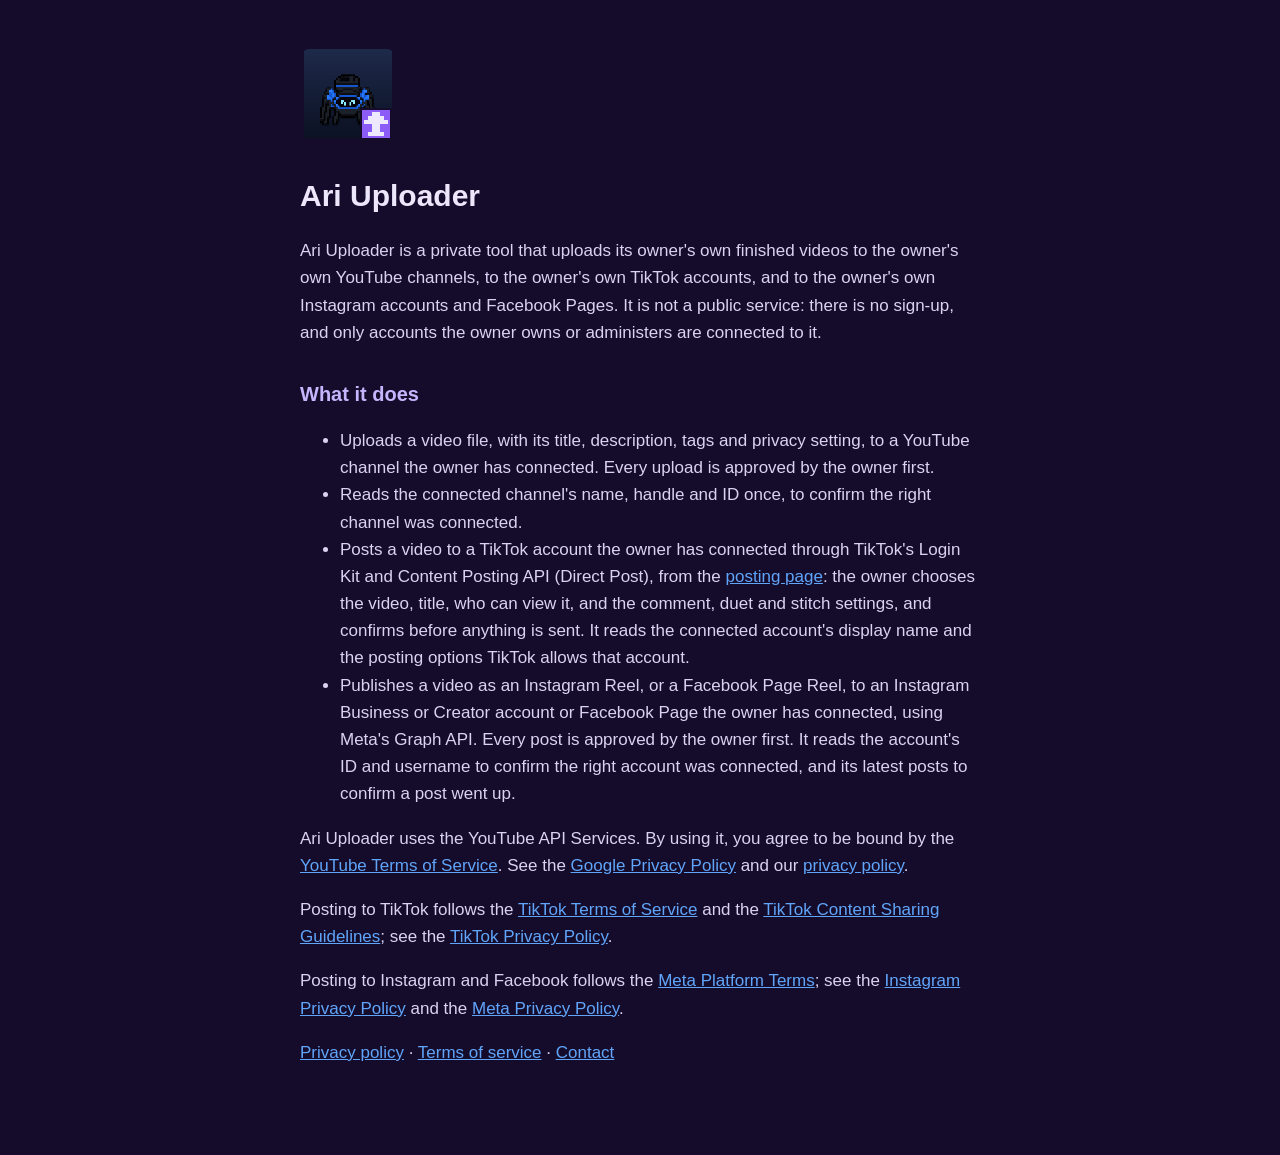
<file: index.html>
<!doctype html>
<html lang="en"><head><meta charset="utf-8"><meta name="viewport" content="width=device-width,initial-scale=1">
<title>Ari Uploader</title><link rel="stylesheet" href="style.css"></head>
<body><main>
<img src="logo.png" alt="Ari Uploader logo">
<h1>Ari Uploader</h1>
<p>Ari Uploader is a private tool that uploads its owner's own finished videos to the owner's own YouTube channels, to the owner's own TikTok accounts, and to the owner's own Instagram accounts and Facebook Pages. It is not a public service: there is no sign-up, and only accounts the owner owns or administers are connected to it.</p>
<h2>What it does</h2>
<ul>
<li>Uploads a video file, with its title, description, tags and privacy setting, to a YouTube channel the owner has connected. Every upload is approved by the owner first.</li>
<li>Reads the connected channel's name, handle and ID once, to confirm the right channel was connected.</li>
<li>Posts a video to a TikTok account the owner has connected through TikTok's Login Kit and Content Posting API (Direct Post), from the <a href="post.html">posting page</a>: the owner chooses the video, title, who can view it, and the comment, duet and stitch settings, and confirms before anything is sent. It reads the connected account's display name and the posting options TikTok allows that account.</li>
<li>Publishes a video as an Instagram Reel, or a Facebook Page Reel, to an Instagram Business or Creator account or Facebook Page the owner has connected, using Meta's Graph API. Every post is approved by the owner first. It reads the account's ID and username to confirm the right account was connected, and its latest posts to confirm a post went up.</li>
</ul>
<p>Ari Uploader uses the YouTube API Services. By using it, you agree to be bound by the <a href="https://www.youtube.com/t/terms">YouTube Terms of Service</a>. See the <a href="https://policies.google.com/privacy">Google Privacy Policy</a> and our <a href="privacy.html">privacy policy</a>.</p>
<p>Posting to TikTok follows the <a href="https://www.tiktok.com/legal/page/global/terms-of-service/en">TikTok Terms of Service</a> and the <a href="https://developers.tiktok.com/doc/content-sharing-guidelines">TikTok Content Sharing Guidelines</a>; see the <a href="https://www.tiktok.com/legal/page/row/privacy-policy/en">TikTok Privacy Policy</a>.</p>
<p>Posting to Instagram and Facebook follows the <a href="https://developers.facebook.com/terms/">Meta Platform Terms</a>; see the <a href="https://privacycenter.instagram.com/policy">Instagram Privacy Policy</a> and the <a href="https://www.facebook.com/privacy/policy/">Meta Privacy Policy</a>.</p>
<p><a href="privacy.html">Privacy policy</a> &middot; <a href="terms.html">Terms of service</a> &middot; <a href="https://github.com/johnramongoedschalk-blip/ari-uploader/issues">Contact</a></p>
</main></body></html>
</file>
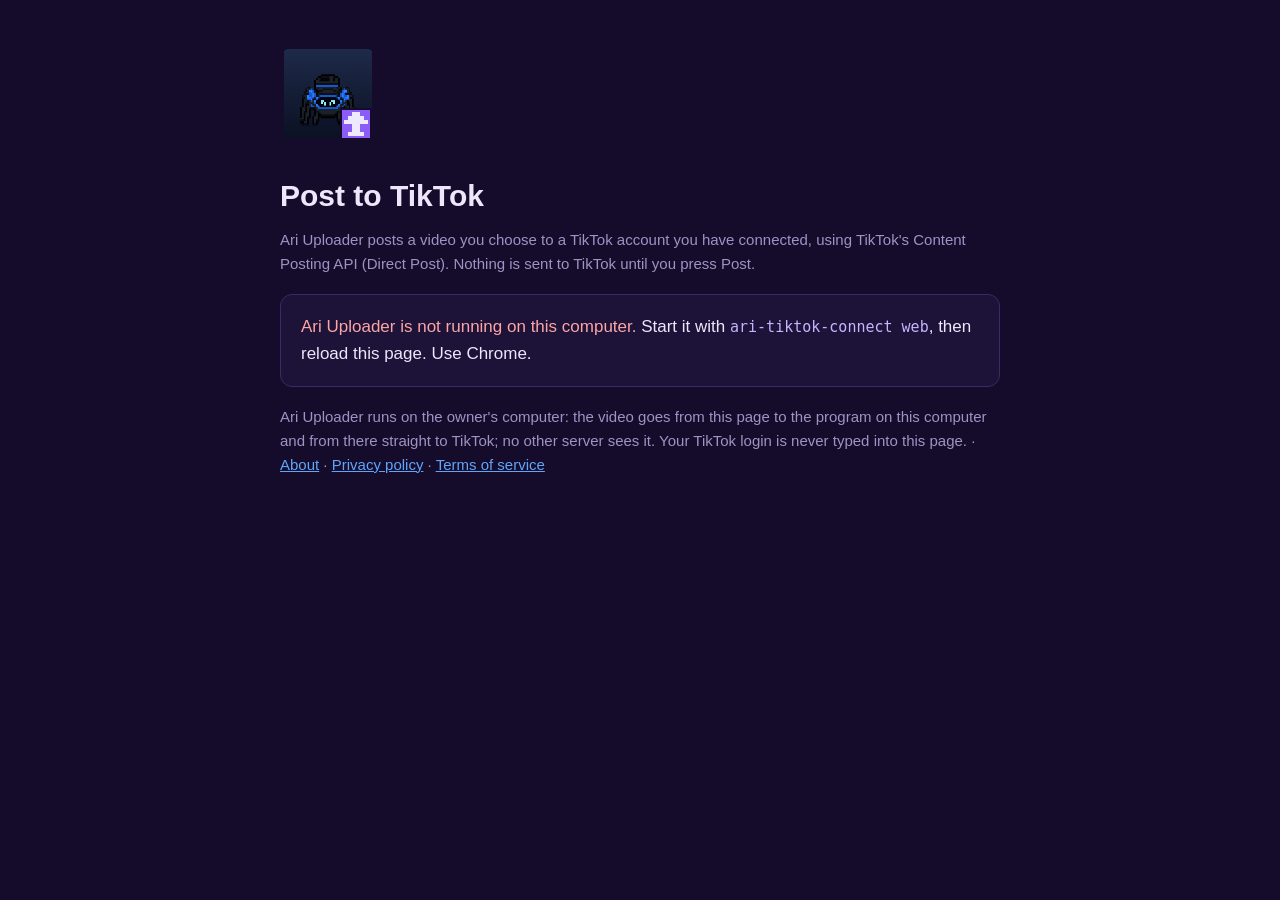
<file: post.html>
<!doctype html>
<html lang="en"><head><meta charset="utf-8"><meta name="viewport" content="width=device-width,initial-scale=1">
<title>Ari Uploader: post to TikTok</title>
<link rel="stylesheet" href="style.css">
<style>
main{max-width:720px}
.card{background:#1d1238;border:1px solid #3a2a66;border-radius:12px;padding:18px 20px;margin:18px 0}
label{display:block;margin:14px 0 6px;color:#c4b5fd;font-weight:600}
input[type=text],select,textarea{width:100%;box-sizing:border-box;background:#150c2b;color:#ece7fb;border:1px solid #4b3a80;border-radius:8px;padding:10px;font:inherit}
textarea{min-height:84px;resize:vertical}
.row{display:flex;align-items:center;gap:10px;margin:8px 0}
.row label{display:inline;margin:0;font-weight:400;color:#ece7fb}
.row.off label,.row.off input{opacity:.45}
.note{font-size:15px;color:#9d93c4;margin:4px 0}
.err{color:#fca5a5}.ok{color:#86efac}
video{width:100%;max-height:360px;background:#000;border-radius:8px;margin-top:8px}
button{background:#7c3aed;color:#fff;border:0;border-radius:8px;padding:12px 20px;font:inherit;font-weight:700;cursor:pointer}
button[disabled]{background:#3a2a66;color:#9d93c4;cursor:not-allowed}
.who{font-size:19px;color:#ece7fb}
.sub{margin-left:26px}
.hidden{display:none}
</style></head>
<body><main>
<img src="logo.png" alt="Ari Uploader logo">
<h1>Post to TikTok</h1>
<p class="note">Ari Uploader posts a video you choose to a TikTok account you have connected, using TikTok's Content Posting API (Direct Post). Nothing is sent to TikTok until you press Post.</p>

<div class="card" id="status"><span id="statusText">Looking for Ari Uploader on this computer...</span></div>

<div class="card hidden" id="connectCard">
 <label for="acctName">Connect a TikTok account</label>
 <input type="text" id="acctName" value="main" maxlength="40">
 <p class="note">Press Connect: TikTok's own page opens, where you sign in and choose Authorize for two permissions: <code>user.info.basic</code> (your display name) and <code>video.publish</code> (post videos you choose). This page never sees your password.</p>
 <button id="connect">Connect TikTok account</button>
 <p class="note" id="connectNote"></p>
</div>

<div id="app" class="hidden">
 <div class="card">
  <label for="account">TikTok account</label>
  <select id="account"></select>
  <p class="who" id="who"></p>
  <p class="note err" id="cannot"></p>
 </div>

 <div id="form" class="hidden">
 <div class="card">
  <label for="file">Video</label>
  <input type="file" id="file" accept="video/mp4,video/quicktime,video/webm">
  <video id="preview" controls class="hidden"></video>
  <p class="note" id="fileNote"></p>

  <label for="title">Title</label>
  <textarea id="title" maxlength="2200" placeholder="Write the caption. Add hashtags here if you like."></textarea>
  <p class="note"><span id="count">0</span> / 2200</p>

  <label for="privacy">Who can view this video</label>
  <select id="privacy"><option value="" selected disabled>Select who can view this video</option></select>
  <p class="note" id="privNote"></p>
 </div>

 <div class="card">
  <label>Allow users to</label>
  <div class="row" id="rowComment"><input type="checkbox" id="comment"><label for="comment">Comment</label></div>
  <div class="row" id="rowDuet"><input type="checkbox" id="duet"><label for="duet">Duet</label></div>
  <div class="row" id="rowStitch"><input type="checkbox" id="stitch"><label for="stitch">Stitch</label></div>
  <p class="note" id="interNote"></p>
 </div>

 <div class="card">
  <div class="row"><input type="checkbox" id="disclose"><label for="disclose"><strong>Disclose video content</strong></label></div>
  <p class="note">Turn this on to show that this video promotes yourself, a third party, or both.</p>
  <div id="discloseBox" class="hidden sub">
   <div class="row" id="rowOrganic"><input type="checkbox" id="organic"><label for="organic">Your brand</label></div>
   <p class="note sub">You are promoting yourself or your own business.</p>
   <div class="row" id="rowBranded"><input type="checkbox" id="branded"><label for="branded">Branded content</label></div>
   <p class="note sub">You are promoting another brand or a third party.</p>
   <p class="note" id="discloseNote"></p>
  </div>
 </div>

 <div class="card">
  <p class="note" id="consent"></p>
  <button id="post" disabled>Post to TikTok</button>
  <p class="note" id="postNote"></p>
 </div>
 </div>

 <div class="card hidden" id="progress"><p id="progText"></p></div>
</div>

<p class="note">Ari Uploader runs on the owner's computer: the video goes from this page to the program on this computer and from there straight to TikTok; no other server sees it. Your TikTok login is never typed into this page.
 &middot; <a href="index.html">About</a> &middot; <a href="privacy.html">Privacy policy</a> &middot; <a href="terms.html">Terms of service</a></p>
</main>
<script>
"use strict";
const LOCAL = "http://127.0.0.1:3456";
const BASE = location.hostname === "127.0.0.1" ? "" : LOCAL;
const H = {"X-Ari-Uploader": "1"};
const LABEL = {PUBLIC_TO_EVERYONE: "Everyone", MUTUAL_FOLLOW_FRIENDS: "Friends", FOLLOWER_OF_CREATOR: "Followers", SELF_ONLY: "Only me"};
const MUSIC = "https://www.tiktok.com/legal/page/global/music-usage-confirmation/en";
const BRANDED = "https://www.tiktok.com/legal/page/global/bc-policy/en";
const $ = id => document.getElementById(id);
let creator = null, videoOk = false, videoFile = null, busy = false;

async function api(path, opts) {
  const r = await fetch(BASE + path, Object.assign({headers: H}, opts || {}));
  return await r.json();
}
function show(id, on) { $(id).classList.toggle("hidden", !on); }

async function start() {
  let acc;
  try { acc = await api("/api/accounts"); }
  catch (e) {
    $("statusText").innerHTML = '<span class="err">Ari Uploader is not running on this computer.</span> Start it with <code>ari-tiktok-connect web</code>, then reload this page. Use Chrome.';
    return;
  }
  show("status", false);
  show("connectCard", true);
  if (!acc.accounts || !acc.accounts.length) return;
  await showAccounts(acc.accounts);
}

async function showAccounts(list, pick) {
  const sel = $("account");
  sel.innerHTML = list.map(a => `<option>${a}</option>`).join("");
  if (pick) sel.value = pick;
  show("app", true);
  await loadCreator();
}

$("connect").addEventListener("click", async () => {
  const name = $("acctName").value.trim() || "main";
  $("connect").disabled = true; $("connectNote").className = "note"; $("connectNote").textContent = "Opening TikTok's sign-in page in your browser...";
  try {
    const d = await api("/api/connect?account=" + encodeURIComponent(name), {method: "POST"});
    if (d.error) throw new Error(d.error);
    for (;;) {
      await new Promise(res => setTimeout(res, 1500));
      const j = await api("/api/job?id=" + encodeURIComponent(d.job));
      if (j.state === "done") {
        $("connectNote").className = "note ok"; $("connectNote").textContent = "Connected: " + j.result.display_name + ".";
        const acc = await api("/api/accounts");
        await showAccounts(acc.accounts, name);
        break;
      }
      if (j.state === "error") throw new Error(j.error);
      $("connectNote").textContent = "Waiting for you to sign in and choose Authorize on TikTok's page...";
    }
  } catch (e) { $("connectNote").className = "note err"; $("connectNote").textContent = "Not connected: " + e.message; }
  $("connect").disabled = false;
});

// TikTok requires the latest creator info every time the posting page is shown.
async function loadCreator() {
  creator = null; show("form", false); $("cannot").textContent = ""; $("who").textContent = "Asking TikTok what this account can post...";
  const d = await api("/api/creator?account=" + encodeURIComponent($("account").value));
  if (d.error) {
    $("who").textContent = "";
    $("cannot").className = "note err";
    $("cannot").textContent = d.cannot_post ? "TikTok says this account cannot post right now (" + d.error + "). Please try again later." : d.error;
    return;
  }
  creator = d.creator;
  $("who").innerHTML = "Posting to: <strong></strong>";
  $("who").querySelector("strong").textContent = (creator.nickname || creator.username) + (creator.username ? "  (@" + creator.username + ")" : "");
  const p = $("privacy");
  p.innerHTML = '<option value="" selected disabled>Select who can view this video</option>' +
    creator.privacy_options.map(o => `<option value="${o}">${LABEL[o] || o}</option>`).join("");
  for (const [k, row] of [["comment", "rowComment"], ["duet", "rowDuet"], ["stitch", "rowStitch"]]) {
    const off = creator[k + "_disabled"];
    $(k).checked = false; $(k).disabled = !!off;
    $(row).classList.toggle("off", !!off);
    $(row).title = off ? "Turned off in your TikTok settings" : "";
  }
  const offs = ["comment", "duet", "stitch"].filter(k => creator[k + "_disabled"]);
  $("interNote").textContent = offs.length ? "Greyed out: turned off in your TikTok app settings (" + offs.join(", ") + ")." : "";
  show("form", true);
  refresh();
}

$("account").addEventListener("change", loadCreator);
$("title").addEventListener("input", () => { $("count").textContent = $("title").value.length; });

$("file").addEventListener("change", () => {
  const f = $("file").files[0];
  videoOk = false; videoFile = f || null; $("fileNote").textContent = ""; $("fileNote").className = "note";
  if (!f) { show("preview", false); refresh(); return; }
  const v = $("preview");
  v.src = URL.createObjectURL(f); show("preview", true);
  v.onloadedmetadata = () => {
    const max = creator && creator.max_seconds;
    if (max && v.duration > max) {
      $("fileNote").className = "note err";
      $("fileNote").textContent = `This video is ${Math.round(v.duration)} s; this account can post up to ${max} s. Choose a shorter video.`;
      videoOk = false;
    } else {
      $("fileNote").textContent = `${f.name}: ${Math.round(v.duration)} s, ${(f.size / 1e6).toFixed(1)} MB. Ready.`;
      videoOk = true;
    }
    refresh();
  };
  v.onerror = () => { $("fileNote").className = "note err"; $("fileNote").textContent = "The browser cannot read this video."; refresh(); };
  if (!$("title").value) { $("title").value = ""; }
});

$("disclose").addEventListener("change", () => {
  show("discloseBox", $("disclose").checked);
  if (!$("disclose").checked) { $("organic").checked = false; $("branded").checked = false; }
  refresh();
});
for (const id of ["organic", "branded", "privacy", "comment", "duet", "stitch"]) $(id).addEventListener("change", refresh);

function refresh() {
  if (!creator) return;
  const priv = $("privacy").value, branded = $("branded").checked, organic = $("organic").checked, disclose = $("disclose").checked;
  // Branded content cannot be private: "Only me" is disabled while it is ticked, and ticking it is blocked while private.
  for (const o of $("privacy").options) {
    if (o.value === "SELF_ONLY") {
      o.disabled = branded;
      o.title = branded ? "Branded content visibility cannot be set to private." : "";
    }
  }
  if (branded && priv === "SELF_ONLY") $("privacy").value = "";
  const onlyPrivate = creator.privacy_options.every(o => o === "SELF_ONLY");
  const brandBlocked = onlyPrivate || $("privacy").value === "SELF_ONLY";
  $("branded").disabled = brandBlocked && !branded;
  $("rowBranded").classList.toggle("off", $("branded").disabled);
  $("rowBranded").title = $("branded").disabled ? "Branded content visibility cannot be set to private." : "";
  $("privNote").textContent = onlyPrivate ? "TikTok currently lets this app post only privately (Only me) until its audit is complete." : "";
  let dn = "";
  if (disclose && (branded || organic)) {
    dn = branded ? "Your video will be labeled \"Paid partnership\"." : "Your video will be labeled \"Promotional content\".";
  }
  $("discloseNote").textContent = dn;
  const bad = disclose && !branded && !organic;
  $("consent").innerHTML = branded
    ? `By posting, you agree to TikTok's <a href="${BRANDED}" target="_blank" rel="noopener">Branded Content Policy</a> and <a href="${MUSIC}" target="_blank" rel="noopener">Music Usage Confirmation</a>.`
    : `By posting, you agree to TikTok's <a href="${MUSIC}" target="_blank" rel="noopener">Music Usage Confirmation</a>.`;
  const ready = videoOk && $("privacy").value && !bad && !busy;
  $("post").disabled = !ready;
  $("post").title = bad ? "You need to indicate if your content promotes yourself, a third party, or both." : "";
  $("postNote").textContent = bad ? "You need to indicate if your content promotes yourself, a third party, or both."
    : (!videoFile ? "Choose a video." : (!$("privacy").value ? "Choose who can view this video." : ""));
}

$("post").addEventListener("click", async () => {
  if ($("post").disabled || !videoFile) return;
  busy = true; refresh();
  show("progress", true); $("progText").className = ""; $("progText").textContent = "Sending the video to Ari Uploader on this computer...";
  const q = new URLSearchParams({
    account: $("account").value, title: $("title").value, privacy: $("privacy").value, consent: "1",
    comment: $("comment").checked ? 1 : 0, duet: $("duet").checked ? 1 : 0, stitch: $("stitch").checked ? 1 : 0,
    brand_organic: $("organic").checked ? 1 : 0, brand_content: $("branded").checked ? 1 : 0,
    ext: (videoFile.name.split(".").pop() || "mp4")
  });
  try {
    const r = await fetch(BASE + "/api/post?" + q, {method: "POST", headers: Object.assign({"Content-Type": "application/octet-stream"}, H), body: videoFile});
    const d = await r.json();
    if (d.error) throw new Error(d.error);
    $("progText").textContent = "Sent to TikTok. Waiting for TikTok to finish posting...";
    for (;;) {
      await new Promise(res => setTimeout(res, 1500));
      const j = await api("/api/job?id=" + encodeURIComponent(d.job));
      if (j.state === "done") {
        $("progText").className = "ok";
        $("progText").innerHTML = "Posted (" + (LABEL[j.result.privacy] || j.result.privacy) + "). TikTok may take a few minutes to process the video before it appears on your profile. Reference: " + j.result.publish_id;
        break;
      }
      if (j.state === "error" || j.state === "unknown") { throw new Error(j.error || "TikTok did not post the video"); }
      if (j.lines && j.lines.length) $("progText").textContent = j.lines[j.lines.length - 1] + " Processing can take a few minutes.";
    }
  } catch (e) {
    $("progText").className = "err"; $("progText").textContent = "Not posted: " + e.message;
  }
  busy = false; refresh();
});

start();
</script>
</body></html>
</file>
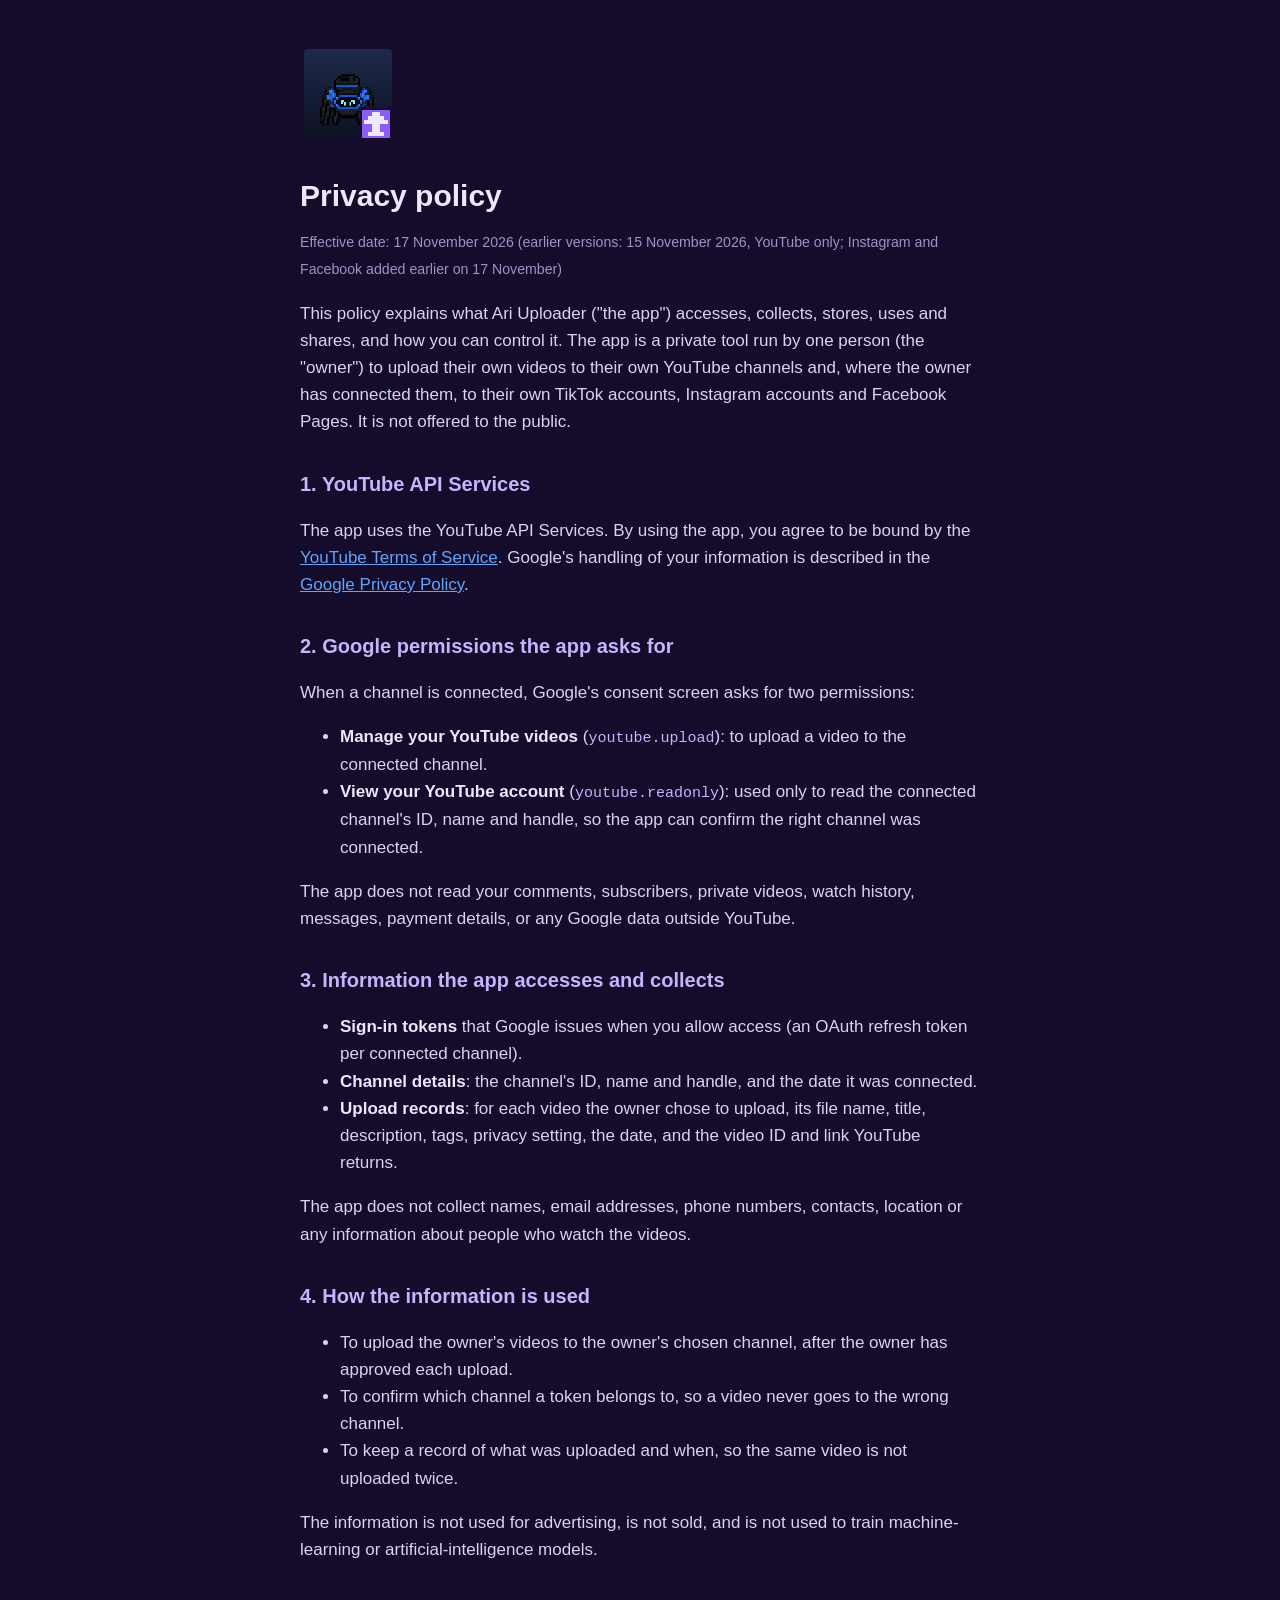
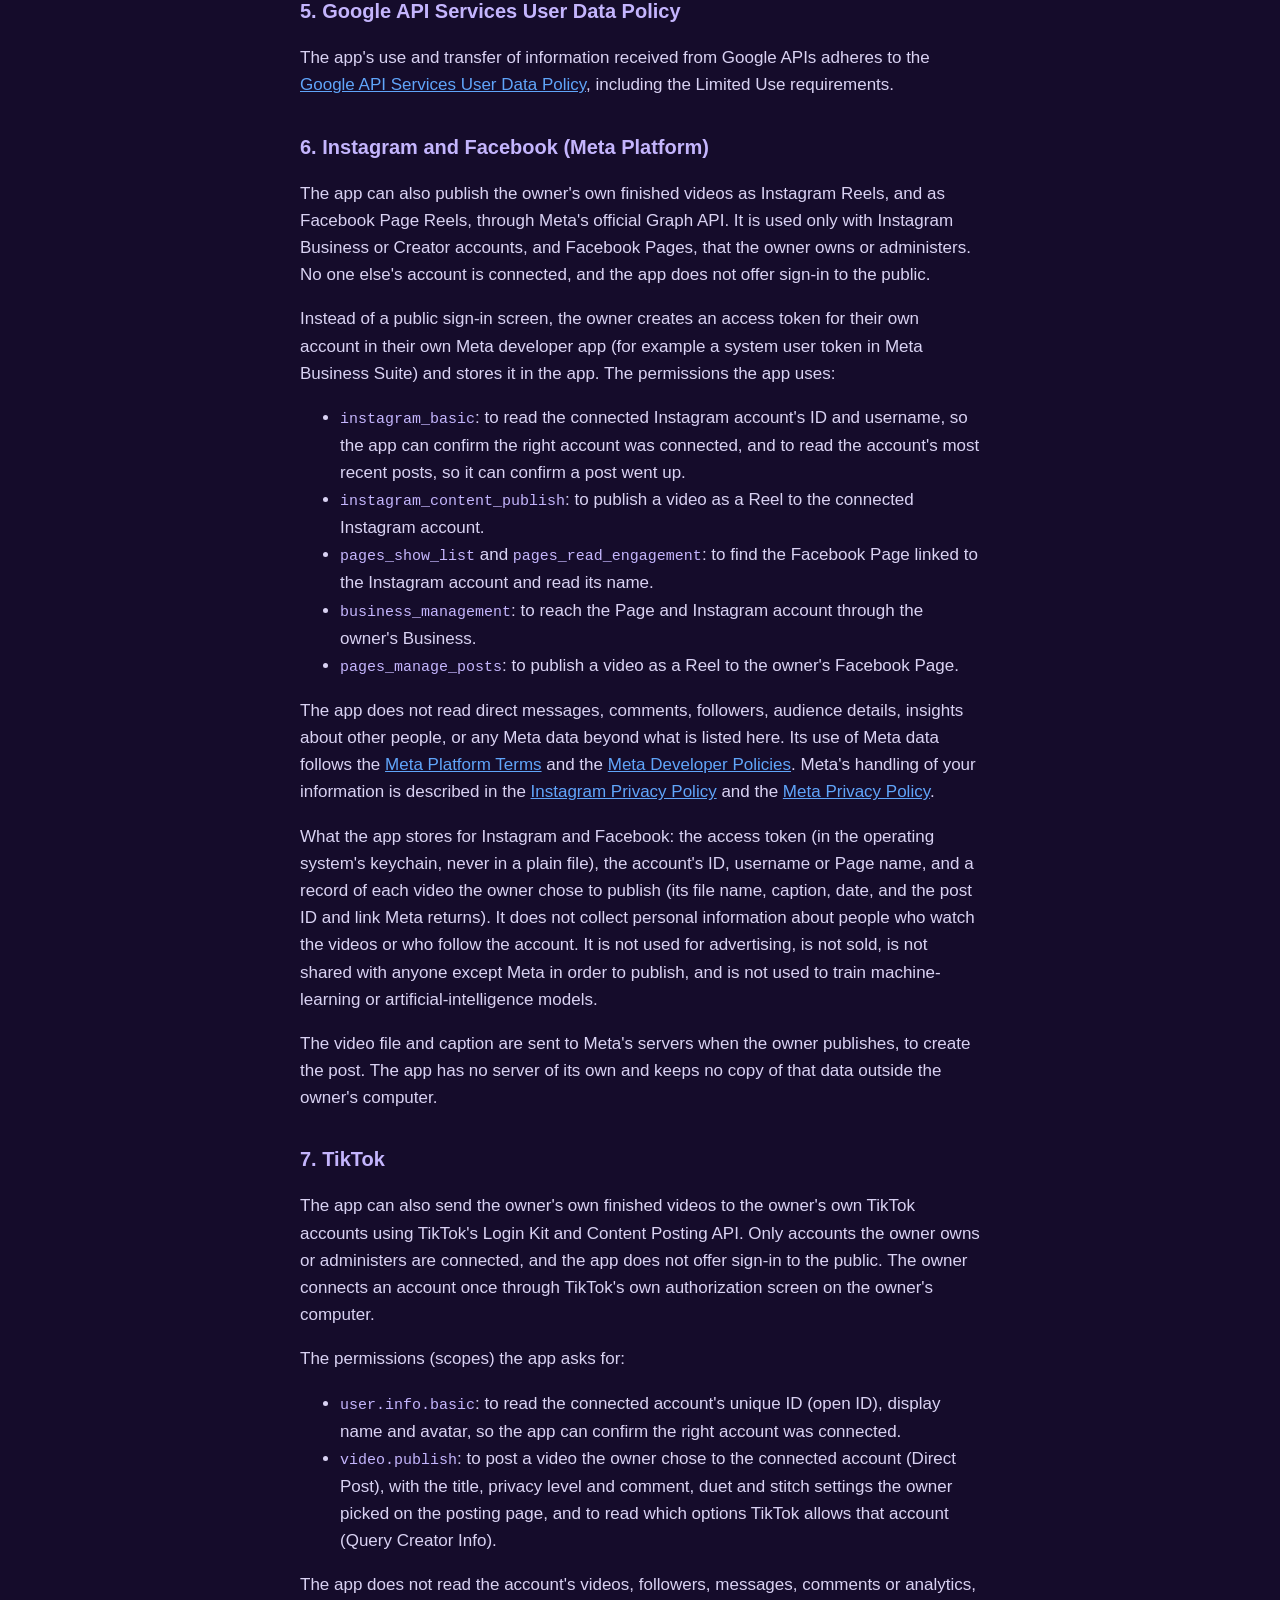
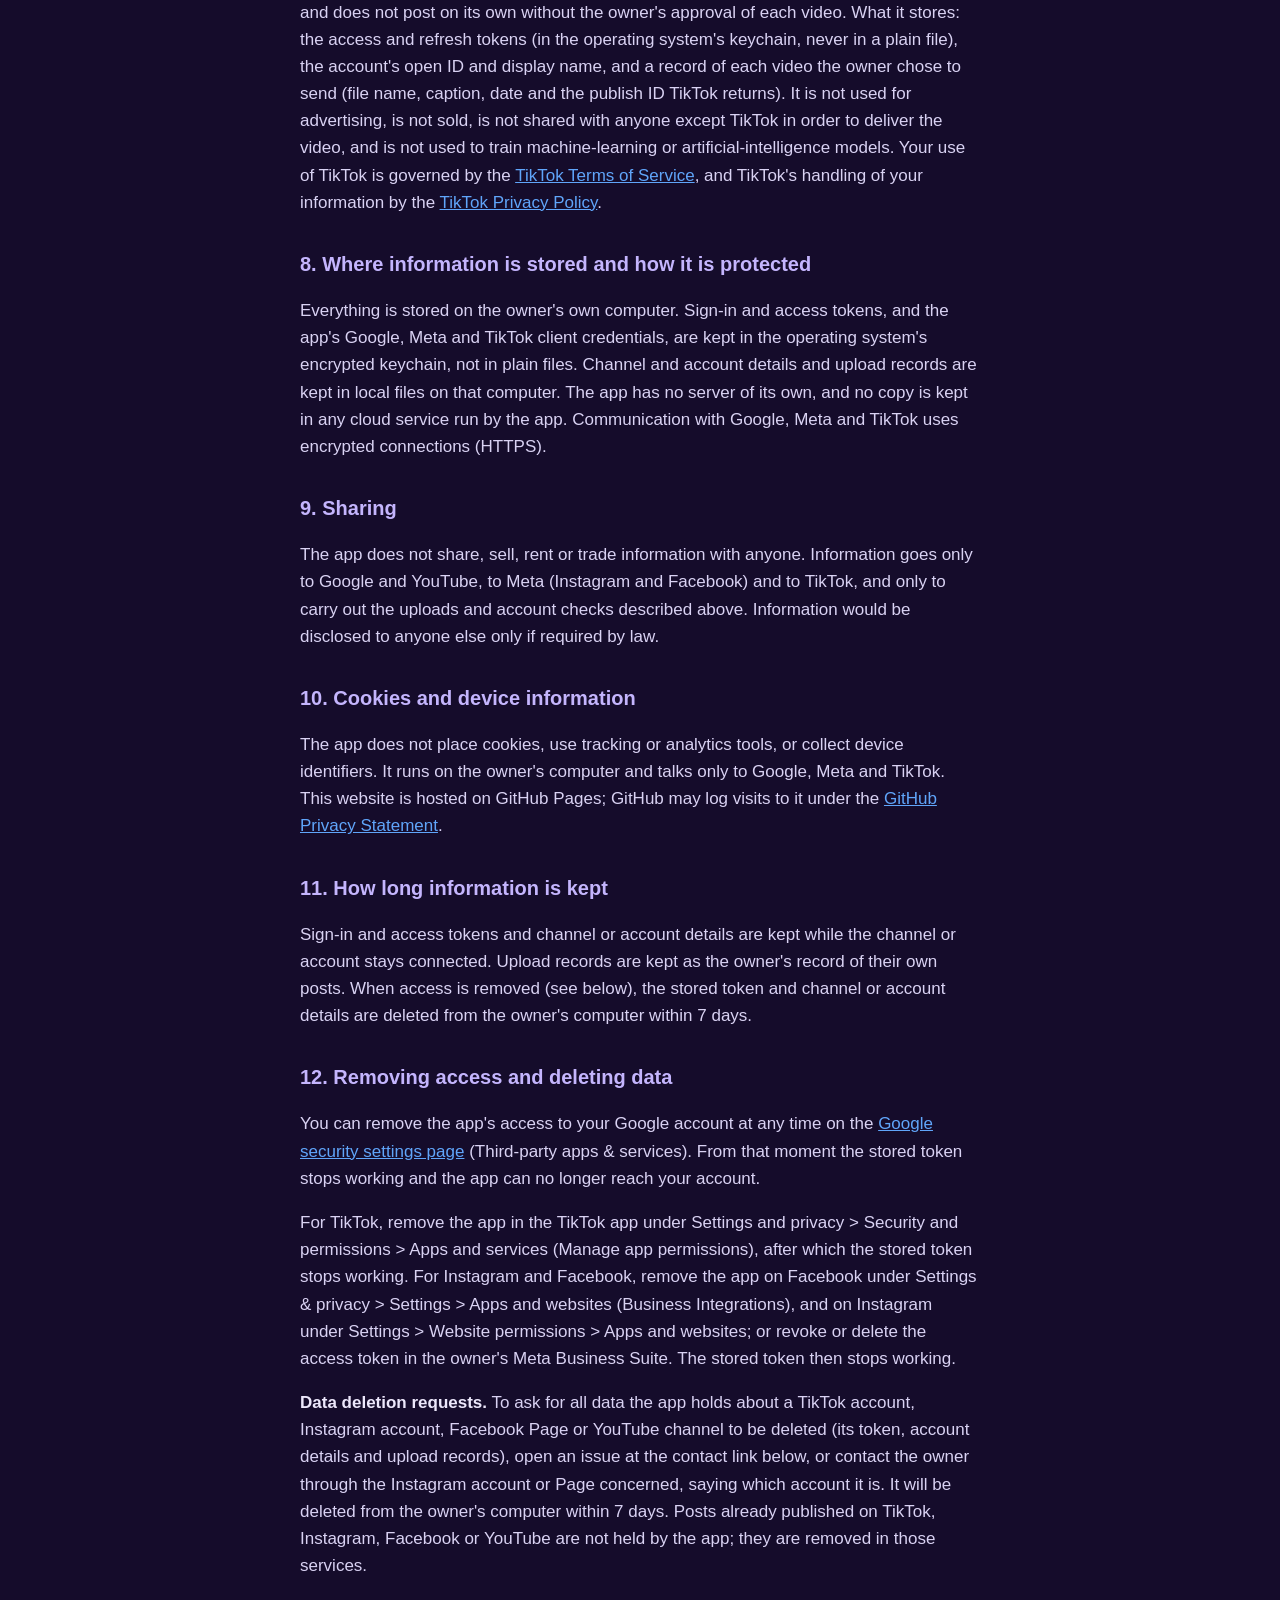
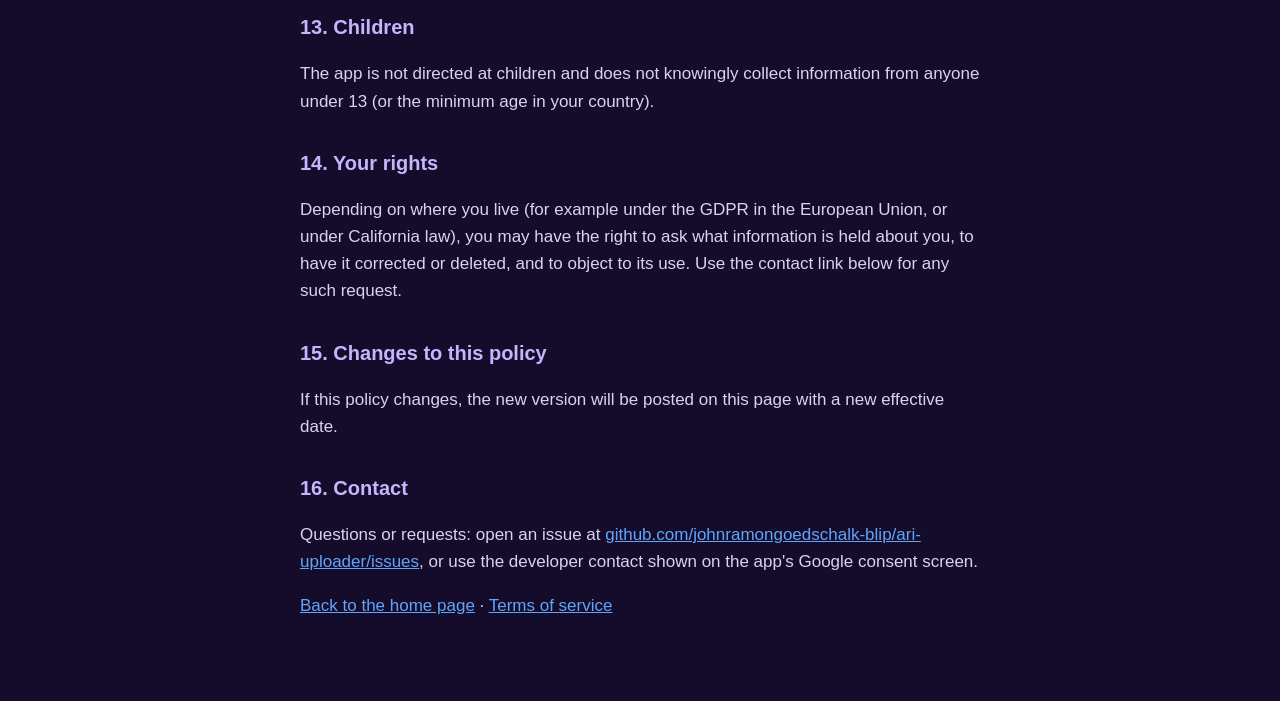
<file: privacy.html>
<!doctype html>
<html lang="en"><head><meta charset="utf-8"><meta name="viewport" content="width=device-width,initial-scale=1">
<title>Ari Uploader: privacy policy</title><link rel="stylesheet" href="style.css"></head>
<body><main>
<img src="logo.png" alt="Ari Uploader logo">
<h1>Privacy policy</h1>
<small>Effective date: 17 November 2026 (earlier versions: 15 November 2026, YouTube only; Instagram and Facebook added earlier on 17 November)</small>

<p>This policy explains what Ari Uploader ("the app") accesses, collects, stores, uses and shares, and how you can control it. The app is a private tool run by one person (the "owner") to upload their own videos to their own YouTube channels and, where the owner has connected them, to their own TikTok accounts, Instagram accounts and Facebook Pages. It is not offered to the public.</p>

<h2>1. YouTube API Services</h2>
<p>The app uses the YouTube API Services. By using the app, you agree to be bound by the <a href="https://www.youtube.com/t/terms">YouTube Terms of Service</a>. Google's handling of your information is described in the <a href="https://policies.google.com/privacy">Google Privacy Policy</a>.</p>

<h2>2. Google permissions the app asks for</h2>
<p>When a channel is connected, Google's consent screen asks for two permissions:</p>
<ul>
<li><strong>Manage your YouTube videos</strong> (<code>youtube.upload</code>): to upload a video to the connected channel.</li>
<li><strong>View your YouTube account</strong> (<code>youtube.readonly</code>): used only to read the connected channel's ID, name and handle, so the app can confirm the right channel was connected.</li>
</ul>
<p>The app does not read your comments, subscribers, private videos, watch history, messages, payment details, or any Google data outside YouTube.</p>

<h2>3. Information the app accesses and collects</h2>
<ul>
<li><strong>Sign-in tokens</strong> that Google issues when you allow access (an OAuth refresh token per connected channel).</li>
<li><strong>Channel details</strong>: the channel's ID, name and handle, and the date it was connected.</li>
<li><strong>Upload records</strong>: for each video the owner chose to upload, its file name, title, description, tags, privacy setting, the date, and the video ID and link YouTube returns.</li>
</ul>
<p>The app does not collect names, email addresses, phone numbers, contacts, location or any information about people who watch the videos.</p>

<h2>4. How the information is used</h2>
<ul>
<li>To upload the owner's videos to the owner's chosen channel, after the owner has approved each upload.</li>
<li>To confirm which channel a token belongs to, so a video never goes to the wrong channel.</li>
<li>To keep a record of what was uploaded and when, so the same video is not uploaded twice.</li>
</ul>
<p>The information is not used for advertising, is not sold, and is not used to train machine-learning or artificial-intelligence models.</p>

<h2>5. Google API Services User Data Policy</h2>
<p>The app's use and transfer of information received from Google APIs adheres to the <a href="https://developers.google.com/terms/api-services-user-data-policy">Google API Services User Data Policy</a>, including the Limited Use requirements.</p>

<h2>6. Instagram and Facebook (Meta Platform)</h2>
<p>The app can also publish the owner's own finished videos as Instagram Reels, and as Facebook Page Reels, through Meta's official Graph API. It is used only with Instagram Business or Creator accounts, and Facebook Pages, that the owner owns or administers. No one else's account is connected, and the app does not offer sign-in to the public.</p>
<p>Instead of a public sign-in screen, the owner creates an access token for their own account in their own Meta developer app (for example a system user token in Meta Business Suite) and stores it in the app. The permissions the app uses:</p>
<ul>
<li><code>instagram_basic</code>: to read the connected Instagram account's ID and username, so the app can confirm the right account was connected, and to read the account's most recent posts, so it can confirm a post went up.</li>
<li><code>instagram_content_publish</code>: to publish a video as a Reel to the connected Instagram account.</li>
<li><code>pages_show_list</code> and <code>pages_read_engagement</code>: to find the Facebook Page linked to the Instagram account and read its name.</li>
<li><code>business_management</code>: to reach the Page and Instagram account through the owner's Business.</li>
<li><code>pages_manage_posts</code>: to publish a video as a Reel to the owner's Facebook Page.</li>
</ul>
<p>The app does not read direct messages, comments, followers, audience details, insights about other people, or any Meta data beyond what is listed here. Its use of Meta data follows the <a href="https://developers.facebook.com/terms/">Meta Platform Terms</a> and the <a href="https://developers.facebook.com/devpolicy/">Meta Developer Policies</a>. Meta's handling of your information is described in the <a href="https://privacycenter.instagram.com/policy">Instagram Privacy Policy</a> and the <a href="https://www.facebook.com/privacy/policy/">Meta Privacy Policy</a>.</p>
<p>What the app stores for Instagram and Facebook: the access token (in the operating system's keychain, never in a plain file), the account's ID, username or Page name, and a record of each video the owner chose to publish (its file name, caption, date, and the post ID and link Meta returns). It does not collect personal information about people who watch the videos or who follow the account. It is not used for advertising, is not sold, is not shared with anyone except Meta in order to publish, and is not used to train machine-learning or artificial-intelligence models.</p>
<p>The video file and caption are sent to Meta's servers when the owner publishes, to create the post. The app has no server of its own and keeps no copy of that data outside the owner's computer.</p>

<h2>7. TikTok</h2>
<p>The app can also send the owner's own finished videos to the owner's own TikTok accounts using TikTok's Login Kit and Content Posting API. Only accounts the owner owns or administers are connected, and the app does not offer sign-in to the public. The owner connects an account once through TikTok's own authorization screen on the owner's computer.</p>
<p>The permissions (scopes) the app asks for:</p>
<ul>
<li><code>user.info.basic</code>: to read the connected account's unique ID (open ID), display name and avatar, so the app can confirm the right account was connected.</li>
<li><code>video.publish</code>: to post a video the owner chose to the connected account (Direct Post), with the title, privacy level and comment, duet and stitch settings the owner picked on the posting page, and to read which options TikTok allows that account (Query Creator Info).</li>
</ul>
<p>The app does not read the account's videos, followers, messages, comments or analytics, and does not post on its own without the owner's approval of each video. What it stores: the access and refresh tokens (in the operating system's keychain, never in a plain file), the account's open ID and display name, and a record of each video the owner chose to send (file name, caption, date and the publish ID TikTok returns). It is not used for advertising, is not sold, is not shared with anyone except TikTok in order to deliver the video, and is not used to train machine-learning or artificial-intelligence models. Your use of TikTok is governed by the <a href="https://www.tiktok.com/legal/page/global/terms-of-service/en">TikTok Terms of Service</a>, and TikTok's handling of your information by the <a href="https://www.tiktok.com/legal/page/row/privacy-policy/en">TikTok Privacy Policy</a>.</p>

<h2>8. Where information is stored and how it is protected</h2>
<p>Everything is stored on the owner's own computer. Sign-in and access tokens, and the app's Google, Meta and TikTok client credentials, are kept in the operating system's encrypted keychain, not in plain files. Channel and account details and upload records are kept in local files on that computer. The app has no server of its own, and no copy is kept in any cloud service run by the app. Communication with Google, Meta and TikTok uses encrypted connections (HTTPS).</p>

<h2>9. Sharing</h2>
<p>The app does not share, sell, rent or trade information with anyone. Information goes only to Google and YouTube, to Meta (Instagram and Facebook) and to TikTok, and only to carry out the uploads and account checks described above. Information would be disclosed to anyone else only if required by law.</p>

<h2>10. Cookies and device information</h2>
<p>The app does not place cookies, use tracking or analytics tools, or collect device identifiers. It runs on the owner's computer and talks only to Google, Meta and TikTok. This website is hosted on GitHub Pages; GitHub may log visits to it under the <a href="https://docs.github.com/en/site-policy/privacy-policies/github-general-privacy-statement">GitHub Privacy Statement</a>.</p>

<h2>11. How long information is kept</h2>
<p>Sign-in and access tokens and channel or account details are kept while the channel or account stays connected. Upload records are kept as the owner's record of their own posts. When access is removed (see below), the stored token and channel or account details are deleted from the owner's computer within 7 days.</p>

<h2>12. Removing access and deleting data</h2>
<p>You can remove the app's access to your Google account at any time on the <a href="https://myaccount.google.com/permissions">Google security settings page</a> (Third-party apps &amp; services). From that moment the stored token stops working and the app can no longer reach your account.</p>
<p>For TikTok, remove the app in the TikTok app under Settings and privacy > Security and permissions > Apps and services (Manage app permissions), after which the stored token stops working. For Instagram and Facebook, remove the app on Facebook under Settings &amp; privacy &gt; Settings &gt; Apps and websites (Business Integrations), and on Instagram under Settings &gt; Website permissions &gt; Apps and websites; or revoke or delete the access token in the owner's Meta Business Suite. The stored token then stops working.</p>
<p><strong>Data deletion requests.</strong> To ask for all data the app holds about a TikTok account, Instagram account, Facebook Page or YouTube channel to be deleted (its token, account details and upload records), open an issue at the contact link below, or contact the owner through the Instagram account or Page concerned, saying which account it is. It will be deleted from the owner's computer within 7 days. Posts already published on TikTok, Instagram, Facebook or YouTube are not held by the app; they are removed in those services.</p>

<h2>13. Children</h2>
<p>The app is not directed at children and does not knowingly collect information from anyone under 13 (or the minimum age in your country).</p>

<h2>14. Your rights</h2>
<p>Depending on where you live (for example under the GDPR in the European Union, or under California law), you may have the right to ask what information is held about you, to have it corrected or deleted, and to object to its use. Use the contact link below for any such request.</p>

<h2>15. Changes to this policy</h2>
<p>If this policy changes, the new version will be posted on this page with a new effective date.</p>

<h2>16. Contact</h2>
<p>Questions or requests: open an issue at <a href="https://github.com/johnramongoedschalk-blip/ari-uploader/issues">github.com/johnramongoedschalk-blip/ari-uploader/issues</a>, or use the developer contact shown on the app's Google consent screen.</p>

<p><a href="index.html">Back to the home page</a> &middot; <a href="terms.html">Terms of service</a></p>
</main></body></html>
</file>
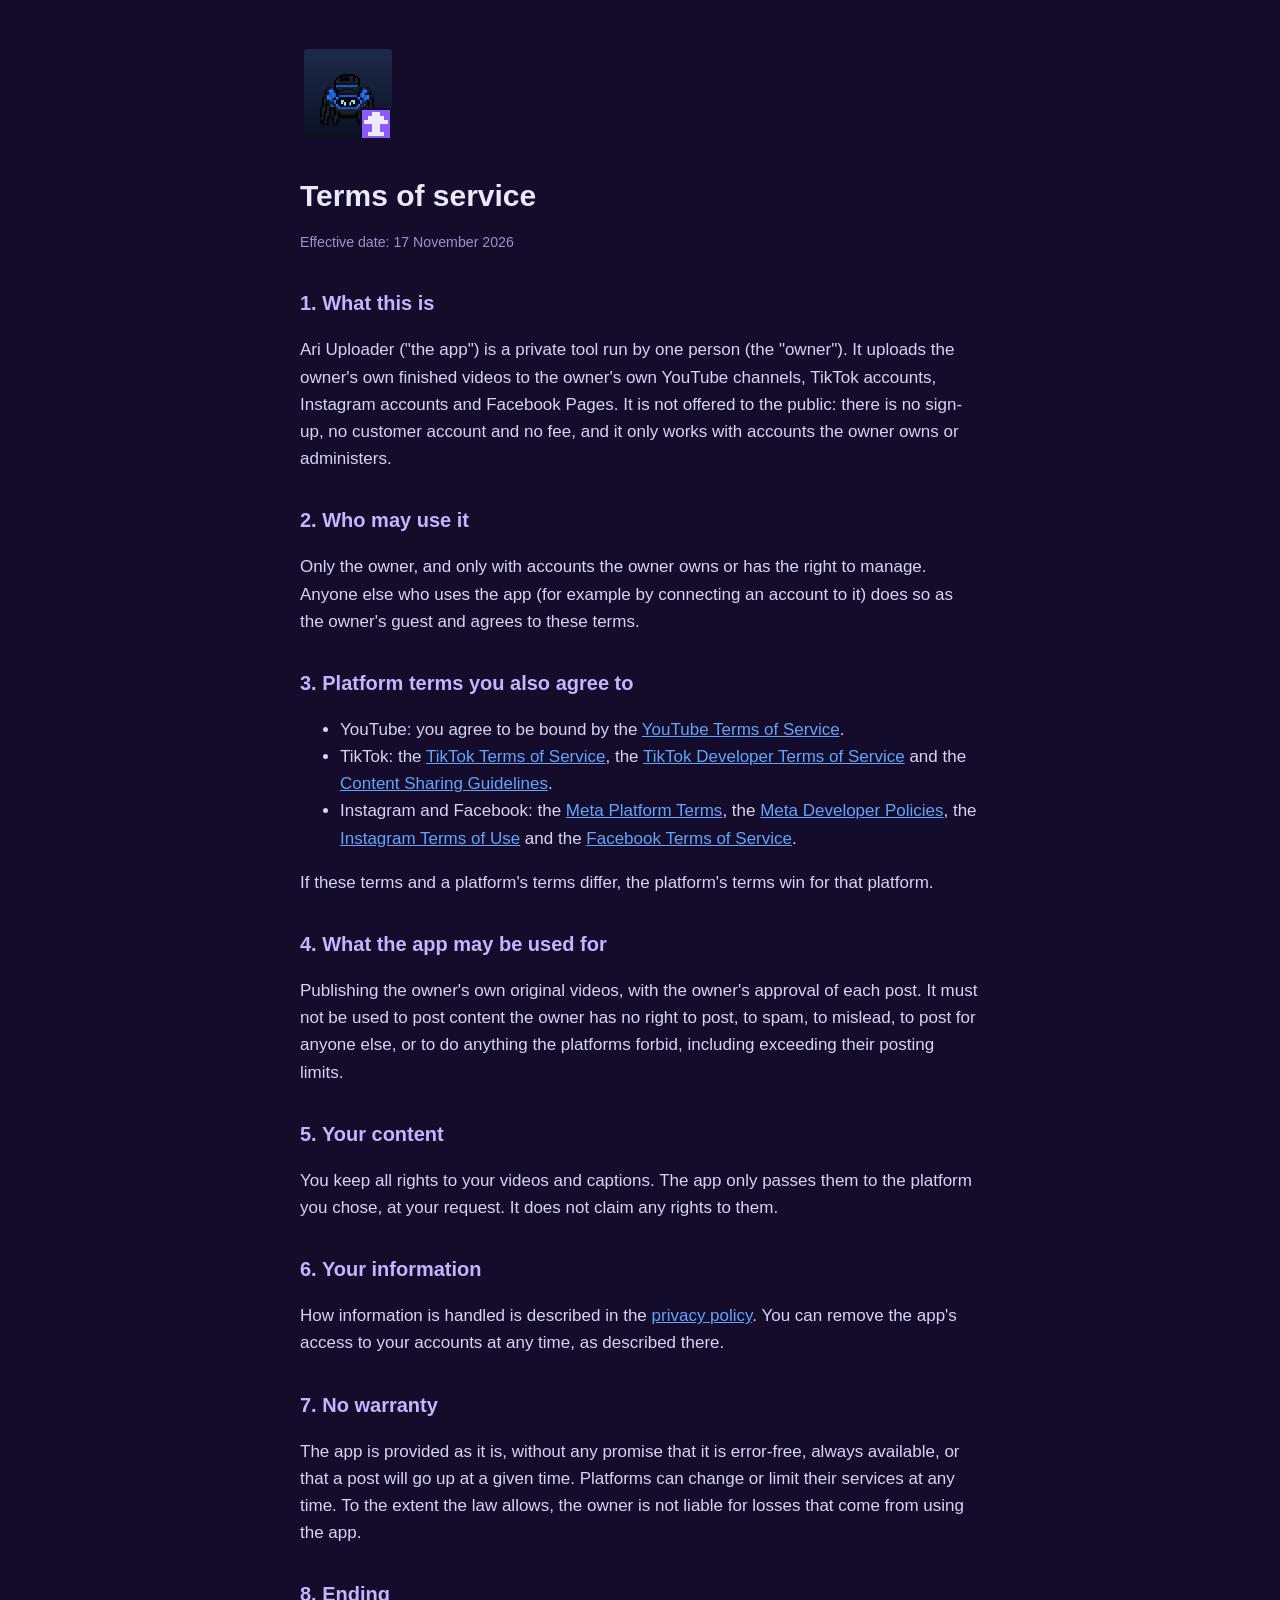
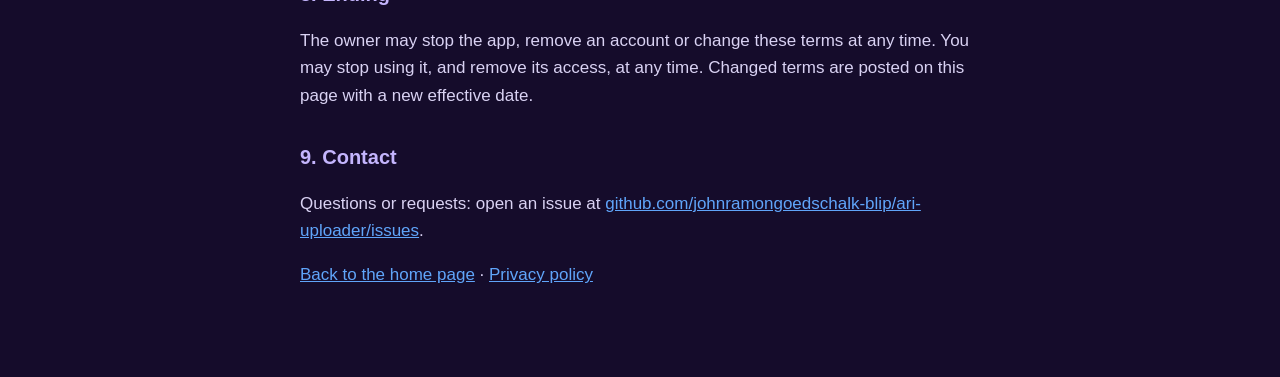
<file: terms.html>
<!doctype html>
<html lang="en"><head><meta charset="utf-8"><meta name="viewport" content="width=device-width,initial-scale=1">
<title>Ari Uploader: terms of service</title><link rel="stylesheet" href="style.css"></head>
<body><main>
<img src="logo.png" alt="Ari Uploader logo">
<h1>Terms of service</h1>
<small>Effective date: 17 November 2026</small>

<h2>1. What this is</h2>
<p>Ari Uploader ("the app") is a private tool run by one person (the "owner"). It uploads the owner's own finished videos to the owner's own YouTube channels, TikTok accounts, Instagram accounts and Facebook Pages. It is not offered to the public: there is no sign-up, no customer account and no fee, and it only works with accounts the owner owns or administers.</p>

<h2>2. Who may use it</h2>
<p>Only the owner, and only with accounts the owner owns or has the right to manage. Anyone else who uses the app (for example by connecting an account to it) does so as the owner's guest and agrees to these terms.</p>

<h2>3. Platform terms you also agree to</h2>
<ul>
<li>YouTube: you agree to be bound by the <a href="https://www.youtube.com/t/terms">YouTube Terms of Service</a>.</li>
<li>TikTok: the <a href="https://www.tiktok.com/legal/page/global/terms-of-service/en">TikTok Terms of Service</a>, the <a href="https://www.tiktok.com/legal/page/global/tik-tok-developer-terms-of-service/en">TikTok Developer Terms of Service</a> and the <a href="https://developers.tiktok.com/doc/content-sharing-guidelines">Content Sharing Guidelines</a>.</li>
<li>Instagram and Facebook: the <a href="https://developers.facebook.com/terms/">Meta Platform Terms</a>, the <a href="https://developers.facebook.com/devpolicy/">Meta Developer Policies</a>, the <a href="https://help.instagram.com/581066165581870">Instagram Terms of Use</a> and the <a href="https://www.facebook.com/terms">Facebook Terms of Service</a>.</li>
</ul>
<p>If these terms and a platform's terms differ, the platform's terms win for that platform.</p>

<h2>4. What the app may be used for</h2>
<p>Publishing the owner's own original videos, with the owner's approval of each post. It must not be used to post content the owner has no right to post, to spam, to mislead, to post for anyone else, or to do anything the platforms forbid, including exceeding their posting limits.</p>

<h2>5. Your content</h2>
<p>You keep all rights to your videos and captions. The app only passes them to the platform you chose, at your request. It does not claim any rights to them.</p>

<h2>6. Your information</h2>
<p>How information is handled is described in the <a href="privacy.html">privacy policy</a>. You can remove the app's access to your accounts at any time, as described there.</p>

<h2>7. No warranty</h2>
<p>The app is provided as it is, without any promise that it is error-free, always available, or that a post will go up at a given time. Platforms can change or limit their services at any time. To the extent the law allows, the owner is not liable for losses that come from using the app.</p>

<h2>8. Ending</h2>
<p>The owner may stop the app, remove an account or change these terms at any time. You may stop using it, and remove its access, at any time. Changed terms are posted on this page with a new effective date.</p>

<h2>9. Contact</h2>
<p>Questions or requests: open an issue at <a href="https://github.com/johnramongoedschalk-blip/ari-uploader/issues">github.com/johnramongoedschalk-blip/ari-uploader/issues</a>.</p>

<p><a href="index.html">Back to the home page</a> &middot; <a href="privacy.html">Privacy policy</a></p>
</main></body></html>
</file>
<file: style.css>
body{margin:0;background:#150c2b;color:#ece7fb;font:17px/1.6 -apple-system,BlinkMacSystemFont,"Segoe UI",Roboto,sans-serif}
main{max-width:680px;margin:0 auto;padding:48px 16px 72px}
img{width:96px;height:96px;image-rendering:pixelated;border-radius:12px}
h1{font-size:30px;margin:20px 0 8px}h2{font-size:20px;margin:32px 0 8px;color:#c4b5fd}
a{color:#60a5fa}p,li{color:#d9d2f3}small{color:#9d93c4}
code{font-size:15px;color:#c4b5fd}strong{color:#ece7fb}
</file>
